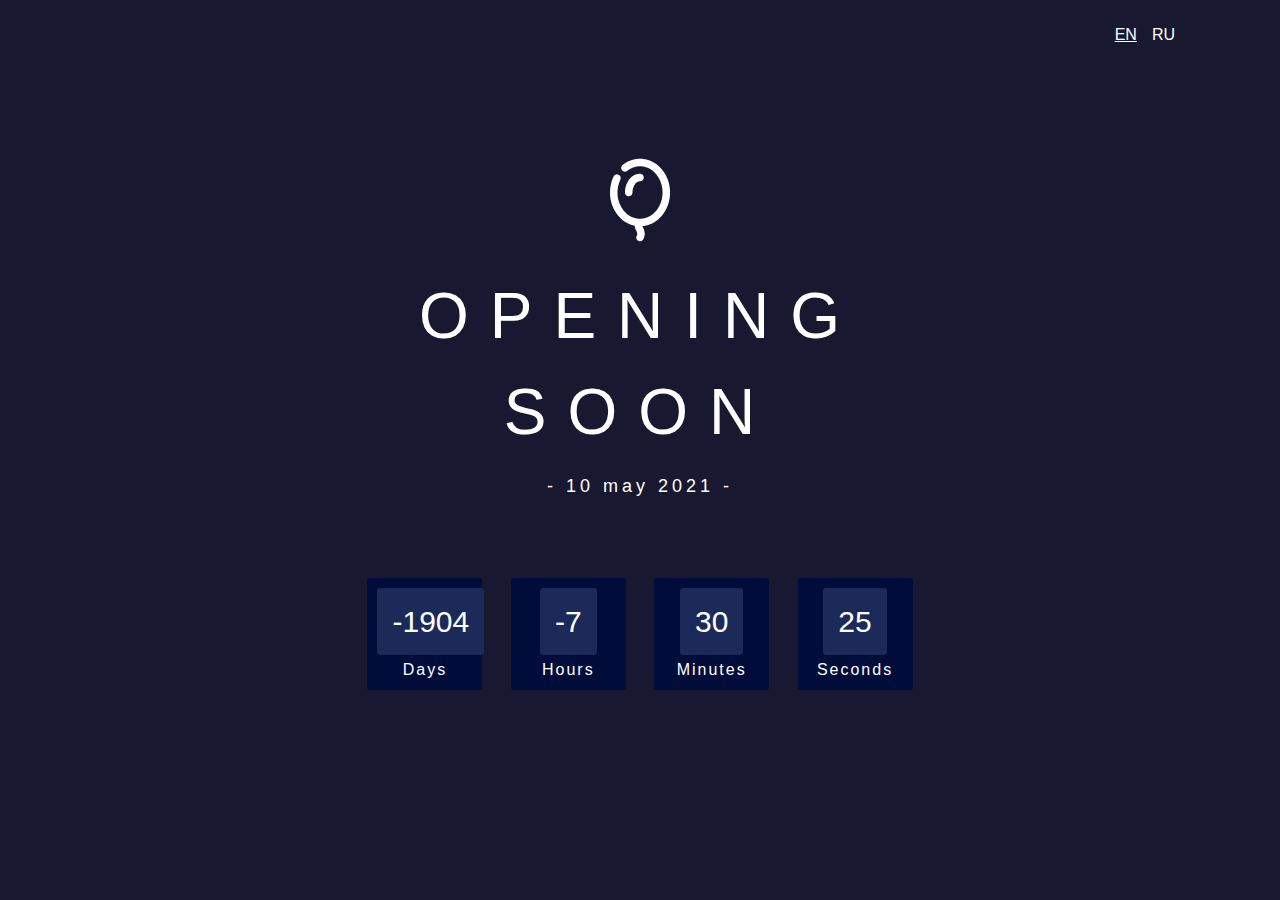
<file: index.html>
<!DOCTYPE html>
<html lang="ru">
  <head>
    <meta charset="UTF-8" />
    <meta http-equiv="X-UA-Compatible" content="IE=edge" />
    <meta name="viewport" content="width=device-width, initial-scale=1.0" />
    <title>Скоро открытие</title>
    <link rel="stylesheet" href="./style.css" />
    <link rel="shortcut icon" href="./img/main-img.png" type="image/x-icon" />
  </head>
  <body>
    <section class="mainscreen">
      <div class="wrapper">
        <div class="lang">
          <a class="lang__english active" href="./index.html">EN</a>
          <a class="lang__russian" href="./index_ru.html">RU</a>
        </div>
        <div class="content">
          <div class="main-img">
            <img src="./img/main-img.png" alt="main img here" />
          </div>
          <h1 class="heading-title">opening soon</h1>
          <p class="subheading">- 10 may 2021 -</p>
          <div class="timer">
            <div id="countdown" class="countdown">
              <div class="countdown-number">
                <span class="days countdown-time"></span>
                <span class="countdown-text">Days</span>
              </div>
              <div class="countdown-number">
                <span class="hours countdown-time"></span>
                <span class="countdown-text">Hours</span>
              </div>
              <div class="countdown-number">
                <span class="minutes countdown-time"></span>
                <span class="countdown-text">Minutes</span>
              </div>
              <div class="countdown-number">
                <span class="seconds countdown-time"></span>
                <span class="countdown-text">Seconds</span>
              </div>
            </div>
        </div>
      </div>
    </section>
    <script src="./js/script.js"></script>
  </body>
</html>
</file>
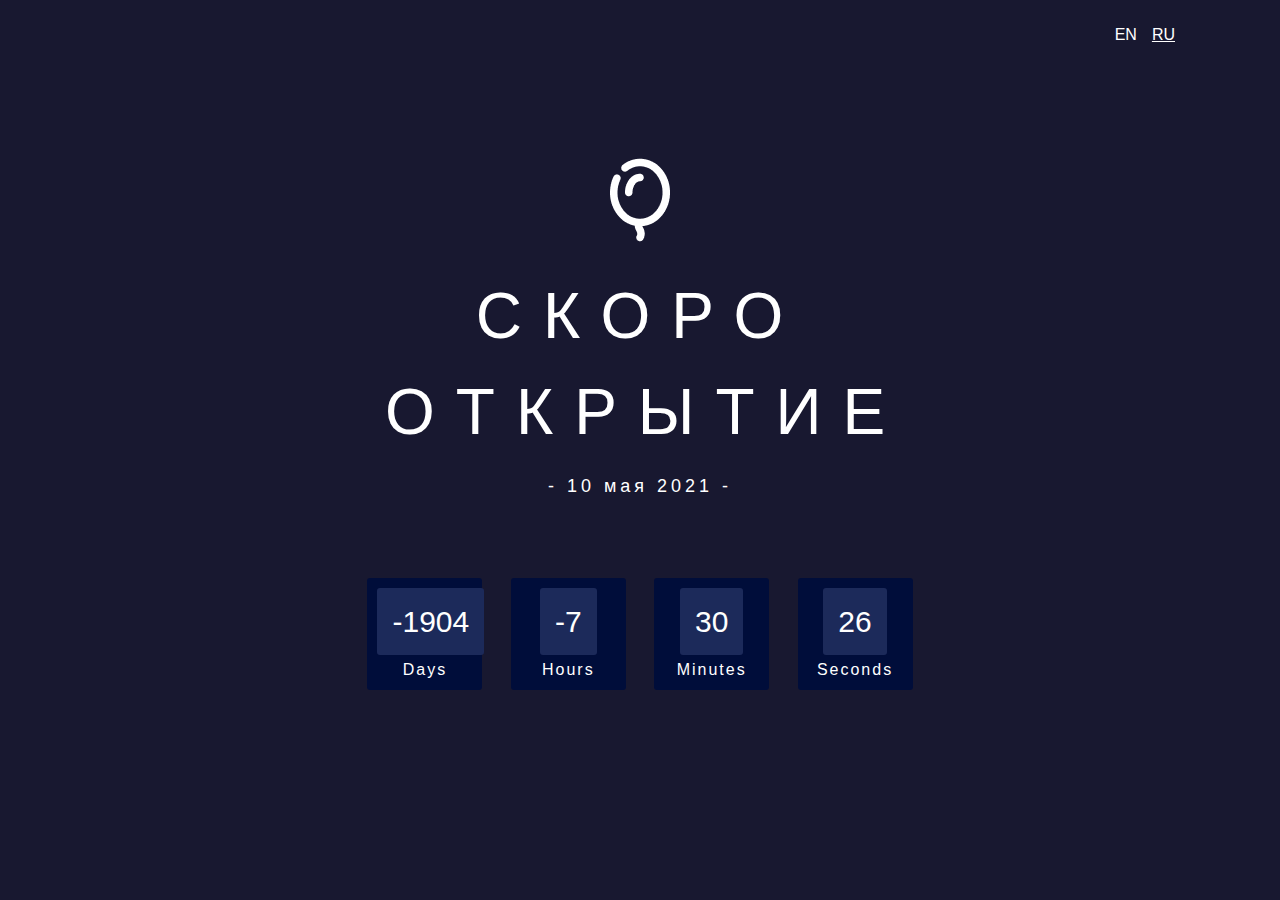
<file: index_ru.html>
<!DOCTYPE html>
<html lang="ru">
  <head>
    <meta charset="UTF-8" />
    <meta http-equiv="X-UA-Compatible" content="IE=edge" />
    <meta name="viewport" content="width=device-width, initial-scale=1.0" />
    <title>Скоро открытие</title>
    <link rel="stylesheet" href="./style.css" />
    <link rel="shortcut icon" href="./img/main-img.png" type="image/x-icon" />
  </head>
  <body>
    <section class="mainscreen">
      <div class="wrapper">
        <div class="lang">
          <a class="lang__english" href="./index.html">EN</a>
          <a class="lang__russian active" href="./index_ru.html">RU</a>
        </div>
        <div class="content">
          <div class="main-img">
            <img src="./img/main-img.png" alt="main img here" />
          </div>
          <h1 class="heading-title">СКОРО ОТКРЫТИЕ</h1>
          <p class="subheading">- 10 мая 2021 -</p>
          <div class="timer">
            <div id="countdown" class="countdown">
              <div class="countdown-number">
                <span class="days countdown-time"></span>
                <span class="countdown-text">Days</span>
              </div>
              <div class="countdown-number">
                <span class="hours countdown-time"></span>
                <span class="countdown-text">Hours</span>
              </div>
              <div class="countdown-number">
                <span class="minutes countdown-time"></span>
                <span class="countdown-text">Minutes</span>
              </div>
              <div class="countdown-number">
                <span class="seconds countdown-time"></span>
                <span class="countdown-text">Seconds</span>
              </div>
            </div>
          </div>
        </div>
      </div>
    </section>
    <script src="./js/script.js"></script>
  </body>
</html>
</file>
<file: style.css>
/* -----------------------GENERAL---------------------- */
*,
*::before,
*::after {
  box-sizing: border-box;
}

* {
  margin: 0;
  padding: 0;
  text-decoration: none;
  scroll-behavior: smooth;
  text-rendering: optimizeSpeed;

  font-family: "Ubuntu", sans-serif;
  color: #ffffff;
  line-height: 1.25;
}
img {
  max-width: 100%;
  display: block;
}

a {
  text-decoration: none;
  color: #ffffff;
}

/* -----------------------mainscreen---------------------- */
.mainscreen {
  width: 100%;
  background-color: #181830;
  height: 100vh;
}
.wrapper {
  max-width: 1100px;
  width: 99%;
  margin: 0 auto;
}
.lang {
  position: relative;
  padding-top: 25px;
  display: flex;
  justify-content: flex-end;
}
.lang a {
  margin-right: 15px;
  font-size: 16px;
}
.active {
  text-decoration: underline;
}
.content {
  padding-top: 110px;
  text-align: center;
}
.main-img {
  margin: 0 auto;
  width: 90px;
  height: 90px;
}
.heading-title {
  margin: 0 auto;
  max-width: 510px;
  padding-top: 23px;
  font-size: 64px;
  font-weight: 300;
  letter-spacing: 21px;
  line-height: 96px;
  text-transform: uppercase;
}
.subheading {
  padding-top: 15px;
  font-size: 18px;
  letter-spacing: 4px;
}
.timer {
  padding-top: 80px;
  padding-bottom: 155px;
  display: flex;
  justify-content: center;
}

/* -----------------------timer customization---------------------- */
.countdown {
  display: inline-block;
  font-weight: 100;
  text-align: center;
  font-size: 30px;
}

.countdown-number {
  margin: 0px 10px;
  padding: 10px;
  border-radius: 3px;
  background: #000d3a;
  display: inline-block;
  width: 115px;
}

.countdown-time {
  padding: 15px;
  border-radius: 3px;
  background: #1c2a5a;
  display: inline-block;
}

.countdown-text {
  display: block;
  padding-top: 5px;
  font-size: 16px;
  letter-spacing: 2px;
}
/*-------------------------Планшеты в вертикальной ориентации-----------------------*/
@media (min-width: 481px) and (max-width: 1023px) {
  .mainscreen {
    height: 125vh;
  }
  .heading-title {
    font-size: 40px;
    line-height: 60px;
  }
  .countdown-number {
    margin: 15px 20px;
    width: 115px;
  }
}

/*-------------------------Смартфоны в вертикальной ориентации-----------------------*/
@media (max-width: 480px) {
  .mainscreen {
    height: auto;
  }
  .content {
    padding-top: 75px;
  }
  .heading-title {
    font-size: 25px;
    line-height: 50px;
  }
  .countdown {
    display: flex;
    flex-direction: column;
  }
  .countdown-number {
    margin: 15px 10px;
    width: 150px;
  }
  .countdown-time {
    width: 75px;
    font-size: 22px;
  }
}
</file>
